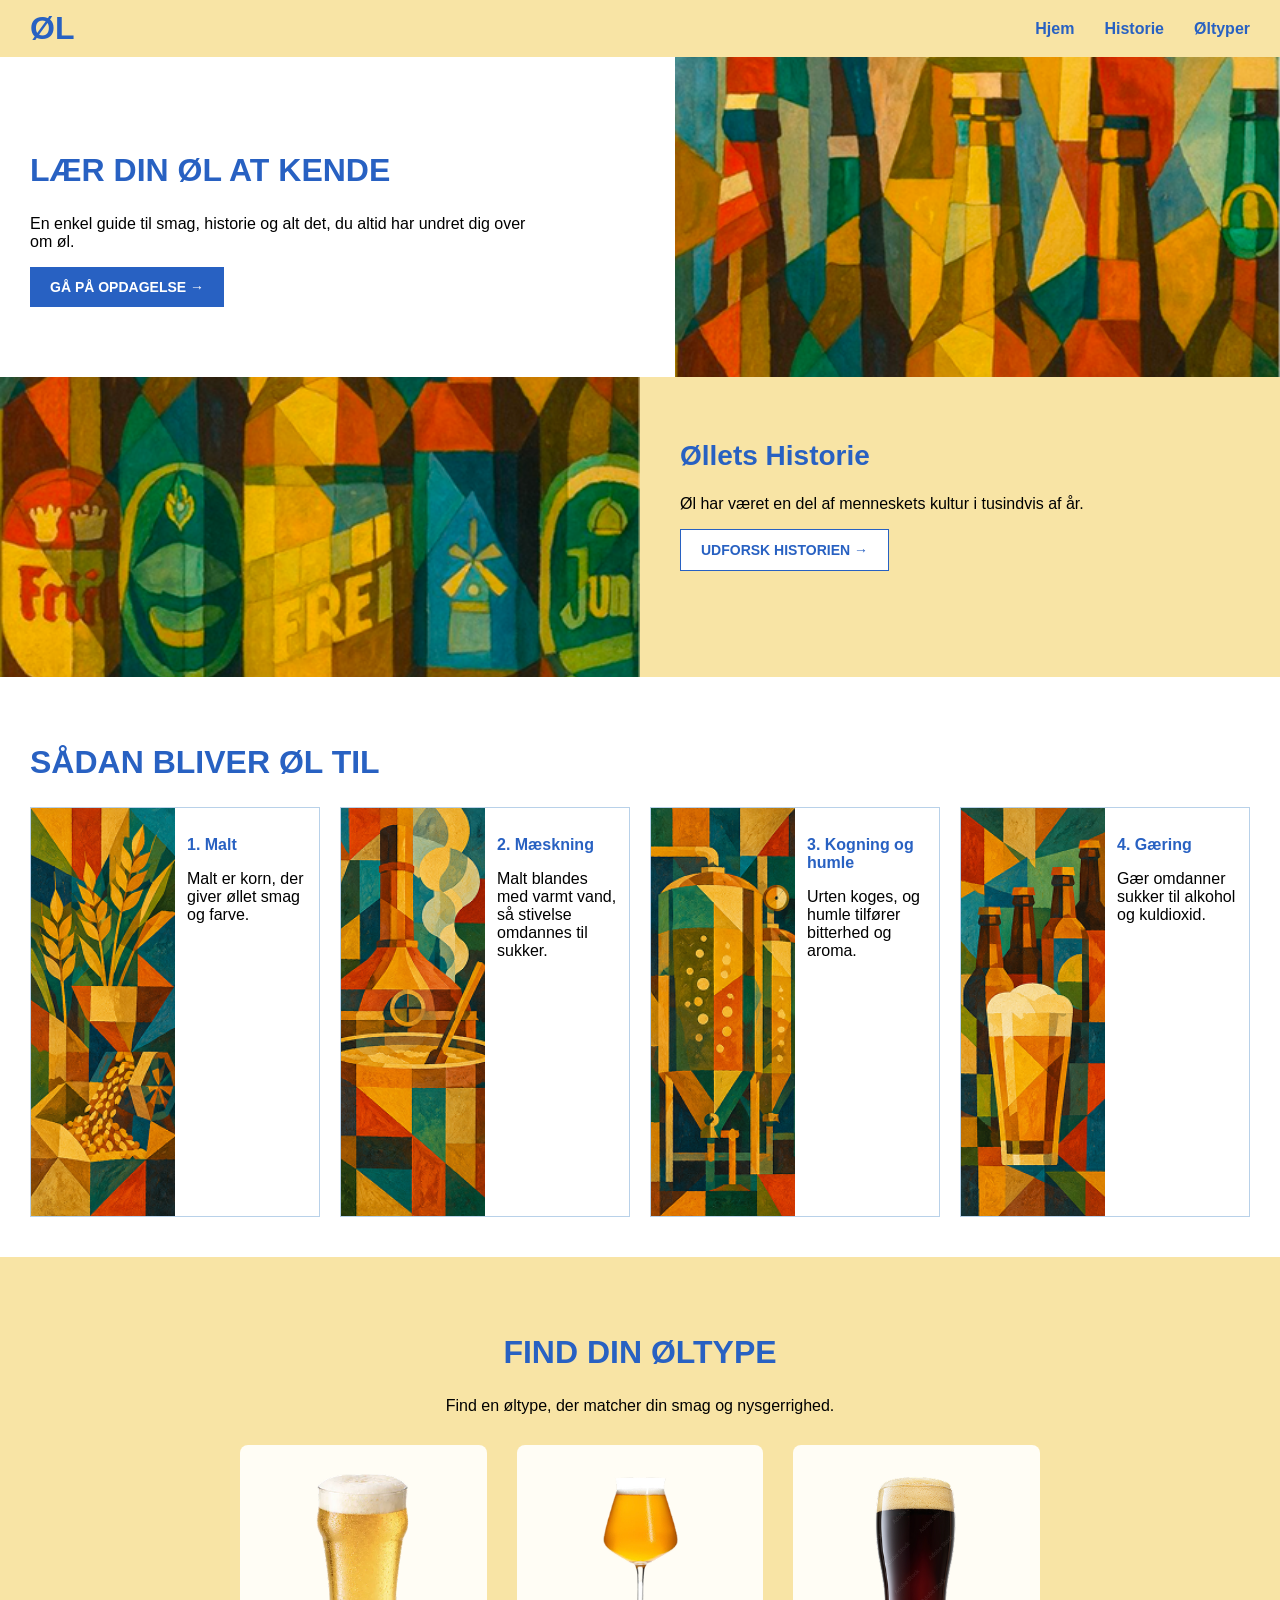
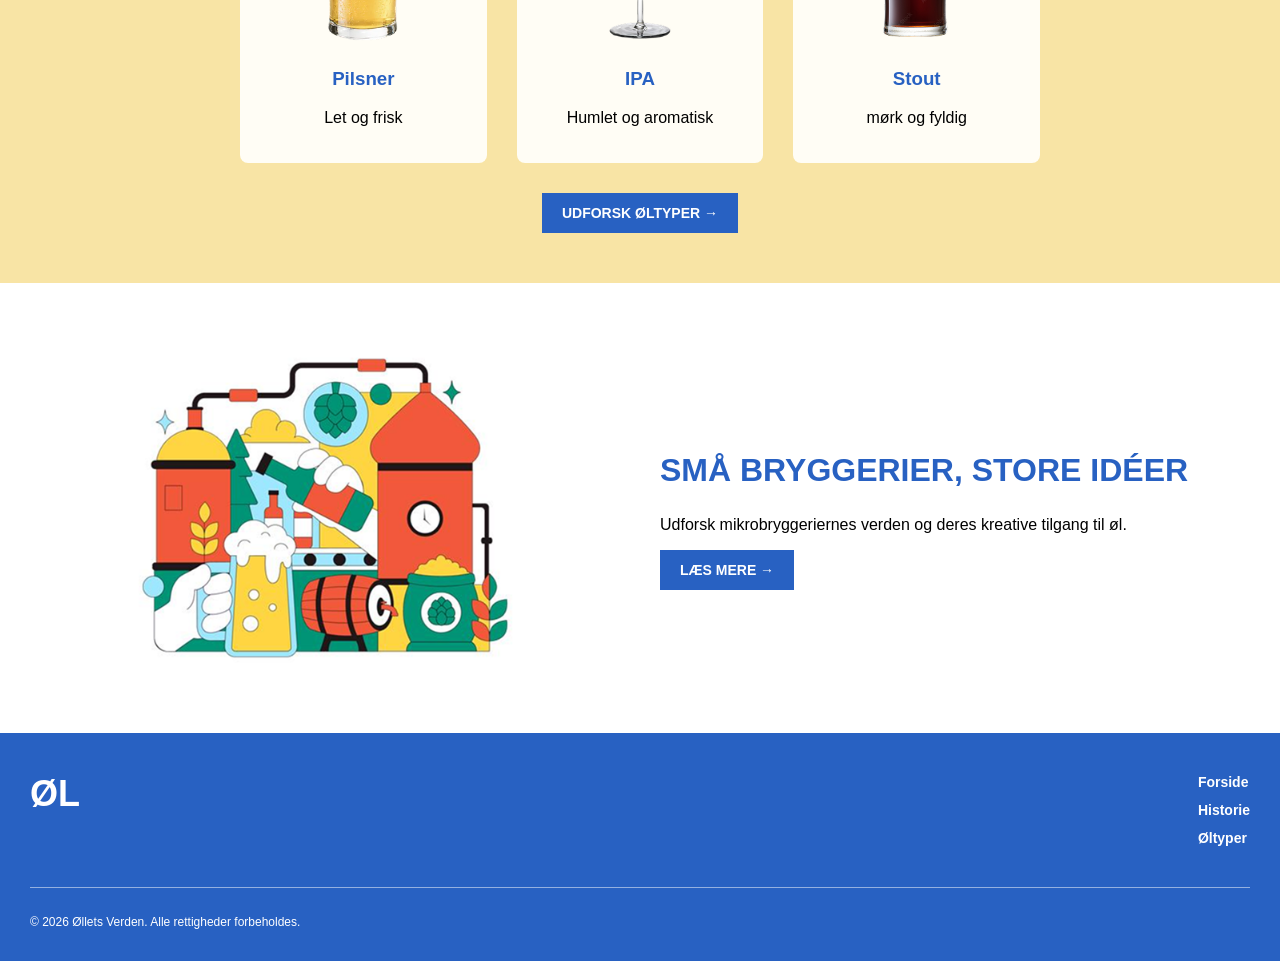
<file: index.html>
<!DOCTYPE html>
<html lang="da">

<head>
    <meta charset="UTF-8">
    <meta name="viewport" content="width=device-width, initial-scale=1.0">
    <title>emnesite om øl</title>
    <link rel="stylesheet" href="style.css">
    <link rel="stylesheet" href="layout.css">
    <meta name="robots" content="noindex">

</head>

<body>
    <header>
        <a href="index.html" class="logo">ØL</a>
        <button class="menu-toggle" type="button">☰</button>
        <nav>
            <ul>
                <li><a href="index.html">Hjem</a></li>
                <li><a href="historie.html">Historie</a></li>
                <li><a href="oeltyper.html">Øltyper</a></li>
            </ul>
        </nav>
    </header>
    <main>
        <section class="hero">
            <div class="hero-text">
                <h1>LÆR DIN ØL AT KENDE</h1>
                <p>En enkel guide til smag, historie og alt det, du altid har undret dig over om øl.</p>
                <a href="oeltyper.html" class="hero-butten">GÅ PÅ OPDAGELSE →
                </a>
            </div>
            <img src="./billeder/hero.png" alt="flasker">
        </section>
        <section class="historie" id="historie">
            <img src="./billeder/hero.png" alt="flasker">
            <div class="historie-text">
                <h2>Øllets Historie</h2>
                <p>Øl har været en del af menneskets kultur i tusindvis af år.</p>
                <a href="historie.html" class="historie_butten">UDFORSK HISTORIEN →</a>
            </div>
        </section>
        <section class="brygning">
            <h2>SÅDAN BLIVER ØL TIL</h2>
            <div class="brygnings_grid">
                <article class="brygnings_kort">
                    <img src="./billeder/bryg_01.png" alt="maltning">
                    <div class="kort_text">
                        <h3>1. Malt</h3>
                        <p>Malt er korn, der giver øllet smag og farve.</p>
                    </div>
                </article>
                <article class="brygnings_kort">
                    <img src="./billeder/bryg_02.png" alt="nr2">
                    <div class="kort_text">
                        <h3>2. Mæskning</h3>
                        <p>Malt blandes med varmt vand, så stivelse omdannes til sukker.</p>
                    </div>

                </article>
                <article class="brygnings_kort">
                    <img src="./billeder/bryg_03.png" alt="nr3">
                    <div class="kort_text">
                        <h3>3. Kogning og humle</h3>
                        <p>Urten koges, og humle tilfører bitterhed og aroma.</p>
                    </div>

                </article>
                <article class="brygnings_kort">
                    <img src="./billeder/bryg_04.png" alt="nr4">
                    <div class="kort_text">
                        <h3>4. Gæring</h3>
                        <p>Gær omdanner sukker til alkohol og kuldioxid.</p>
                    </div>
                </article>
            </div>
        </section>
        <section class="oltyper">
            <h2>FIND DIN ØLTYPE</h2>
            <p>Find en øltype, der matcher din smag og nysgerrighed.</p>

            <div class="oltyper-grid">
                <article class="oltype-kort">
                    <img src="./billeder/pilsner.png" alt="Et glas pilsnerøl">
                    <h3>Pilsner</h3>
                    <p>Let og frisk</p>
                </article>
                <article class="oltype-kort">
                    <img src="./billeder/ipa.png" alt="Et glas IPA øl">
                    <h3>IPA</h3>
                    <p>Humlet og aromatisk</p>
                </article>
                <article class="oltype-kort">
                    <img src="./billeder/stout.png" alt="Et glas stout øl">
                    <h3>Stout</h3>
                    <p>mørk og fyldig</p>

                </article>
            </div>
            <a href="oeltyper.html" class="oel_knap">UDFORSK ØLTYPER →</a>
        </section>
        <section class="bryggerier">
            <img src="./billeder/bryggerri.png" alt="Illustration af små bryggerier">
            <div class="bryggerier-text">
                <h2>SMÅ BRYGGERIER, STORE IDÉER</h2>
                <p>Udforsk mikrobryggeriernes verden og deres kreative tilgang til øl.</p>
                <a href="#" class="micro_knap">LÆS MERE →</a>
            </div>
        </section>
    </main>
    <footer>
        <div class="footer-top">
            <a href="index.html" class="footer-logo">ØL</a>

            <nav class="footer-nav">
                <ul>
                    <li><a href="index.html">Forside</a></li>
                    <li><a href="historie.html">Historie</a></li>
                    <li><a href="oeltyper.html">Øltyper</a></li>
                </ul>
            </nav>
        </div>

        <div class="footer-bottom">
            <p>© 2026 Øllets Verden. Alle rettigheder forbeholdes.</p>
        </div>
    </footer>

</body>

</html>
</file>
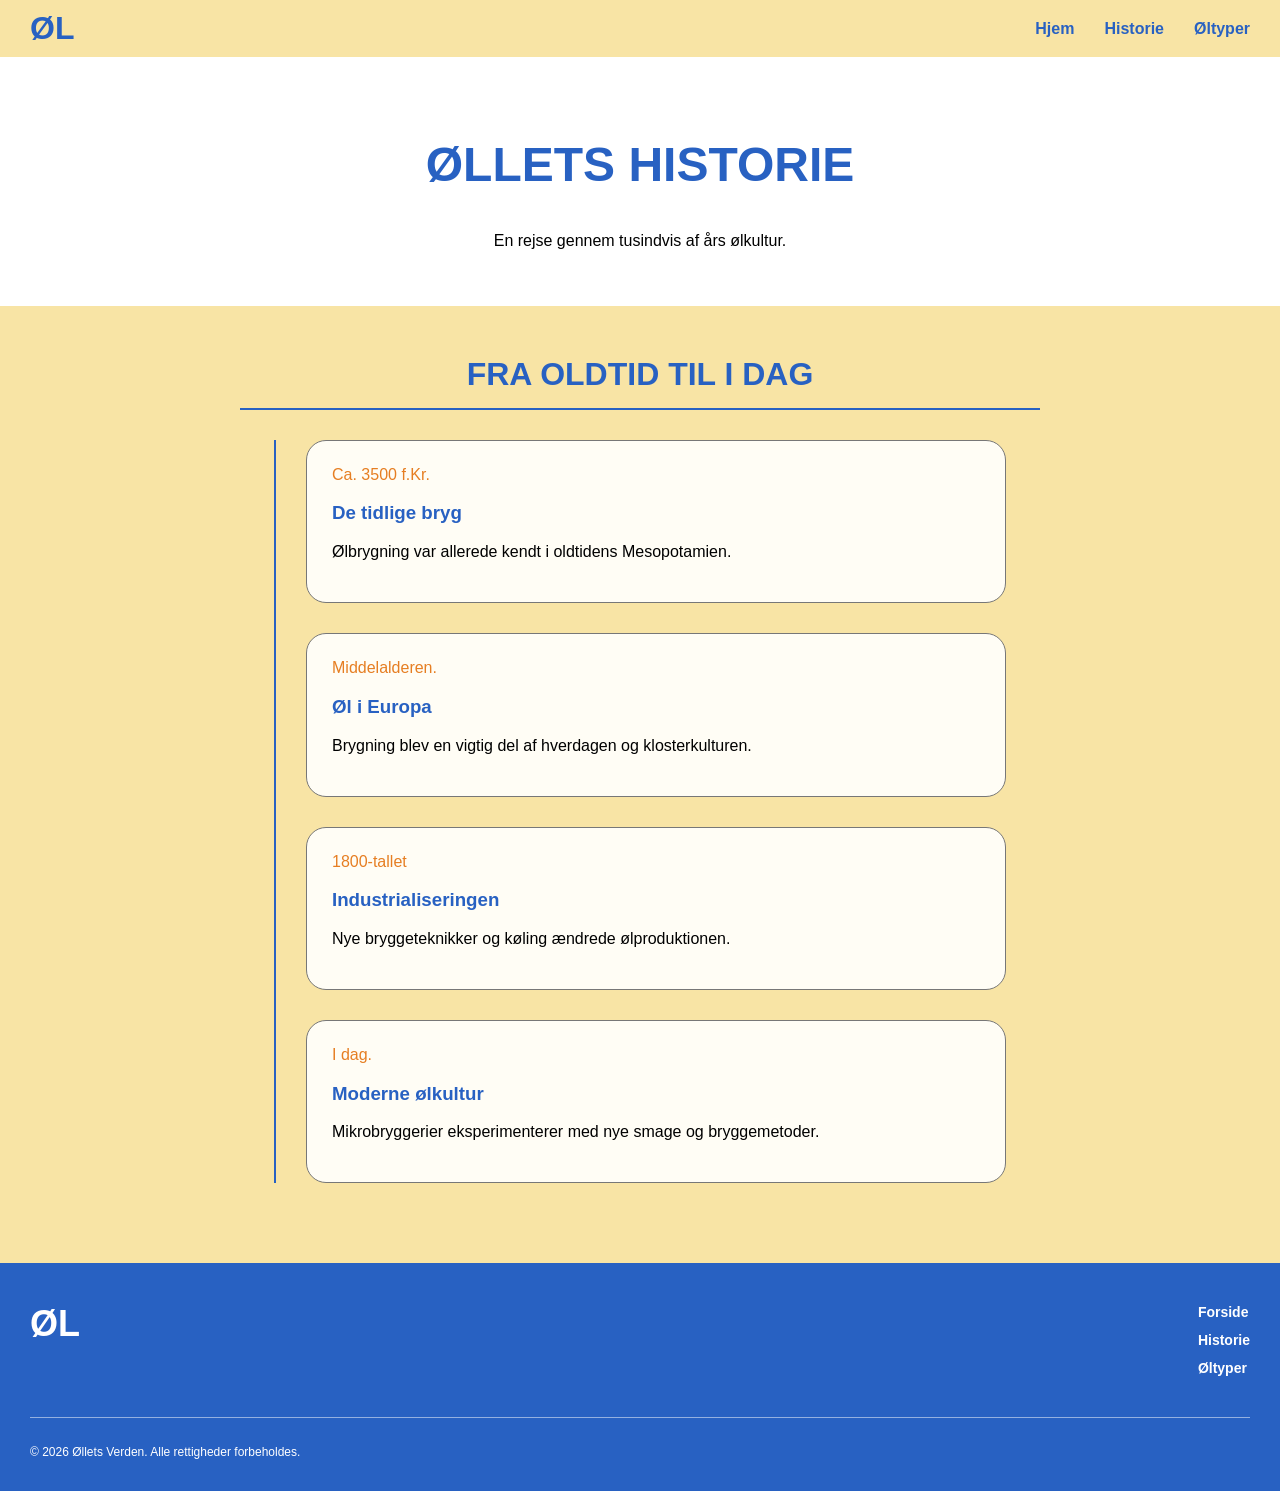
<file: historie.html>
<!DOCTYPE html>
<html lang="da">

<head>
    <meta charset="UTF-8">
    <meta name="viewport" content="width=device-width, initial-scale=1.0">
    <title>Øllets historie</title>
    <link rel="stylesheet" href="style.css">
    <link rel="stylesheet" href="layout.css">
    <meta name="robots" content="noindex">

</head>

<body>
    <header>
        <a href="index.html" class="logo">ØL</a>
        <button class="menu-toggle" type="button">☰</button>
        <nav>
            <ul>
                <li><a href="index.html">Hjem</a></li>
                <li><a href="historie.html">Historie</a></li>
                <li><a href="oeltyper.html">Øltyper</a></li>
            </ul>
        </nav>
    </header>
    <main>
        <section class="historie-intro">
            <h1>ØLLETS HISTORIE</h1>
            <p>En rejse gennem tusindvis af års ølkultur.</p>
        </section>
        <section class="tidslinje">
            <h2>FRA OLDTID TIL I DAG</h2>

            <div class="tidslinje-kort">
                <article class="periode">
                    <span>Ca. 3500 f.Kr.</span>
                    <h3>De tidlige bryg</h3>
                    <p>Ølbrygning var allerede kendt i oldtidens Mesopotamien.</p>
                </article>
                <article class="periode">
                    <span>Middelalderen.</span>
                    <h3>Øl i Europa</h3>
                    <p>Brygning blev en vigtig del af hverdagen og klosterkulturen.</p>
                </article>
                <article class="periode">
                    <span>1800-tallet</span>
                    <h3>Industrialiseringen</h3>
                    <p>Nye bryggeteknikker og køling ændrede ølproduktionen.</p>
                </article>
                <article class="periode">
                    <span>I dag.</span>
                    <h3>Moderne ølkultur</h3>
                    <p>Mikrobryggerier eksperimenterer med nye smage og bryggemetoder.</p>
                </article>

            </div>
        </section>

    </main>
    <footer>
        <div class="footer-top">
            <a href="index.html" class="footer-logo">ØL</a>

            <nav class="footer-nav">
                <ul>
                    <li><a href="index.html">Forside</a></li>
                    <li><a href="historie.html">Historie</a></li>
                    <li><a href="oeltyper.html">Øltyper</a></li>
                </ul>
            </nav>
        </div>

        <div class="footer-bottom">
            <p>© 2026 Øllets Verden. Alle rettigheder forbeholdes.</p>
        </div>
    </footer>

</body>

</html>
</file>
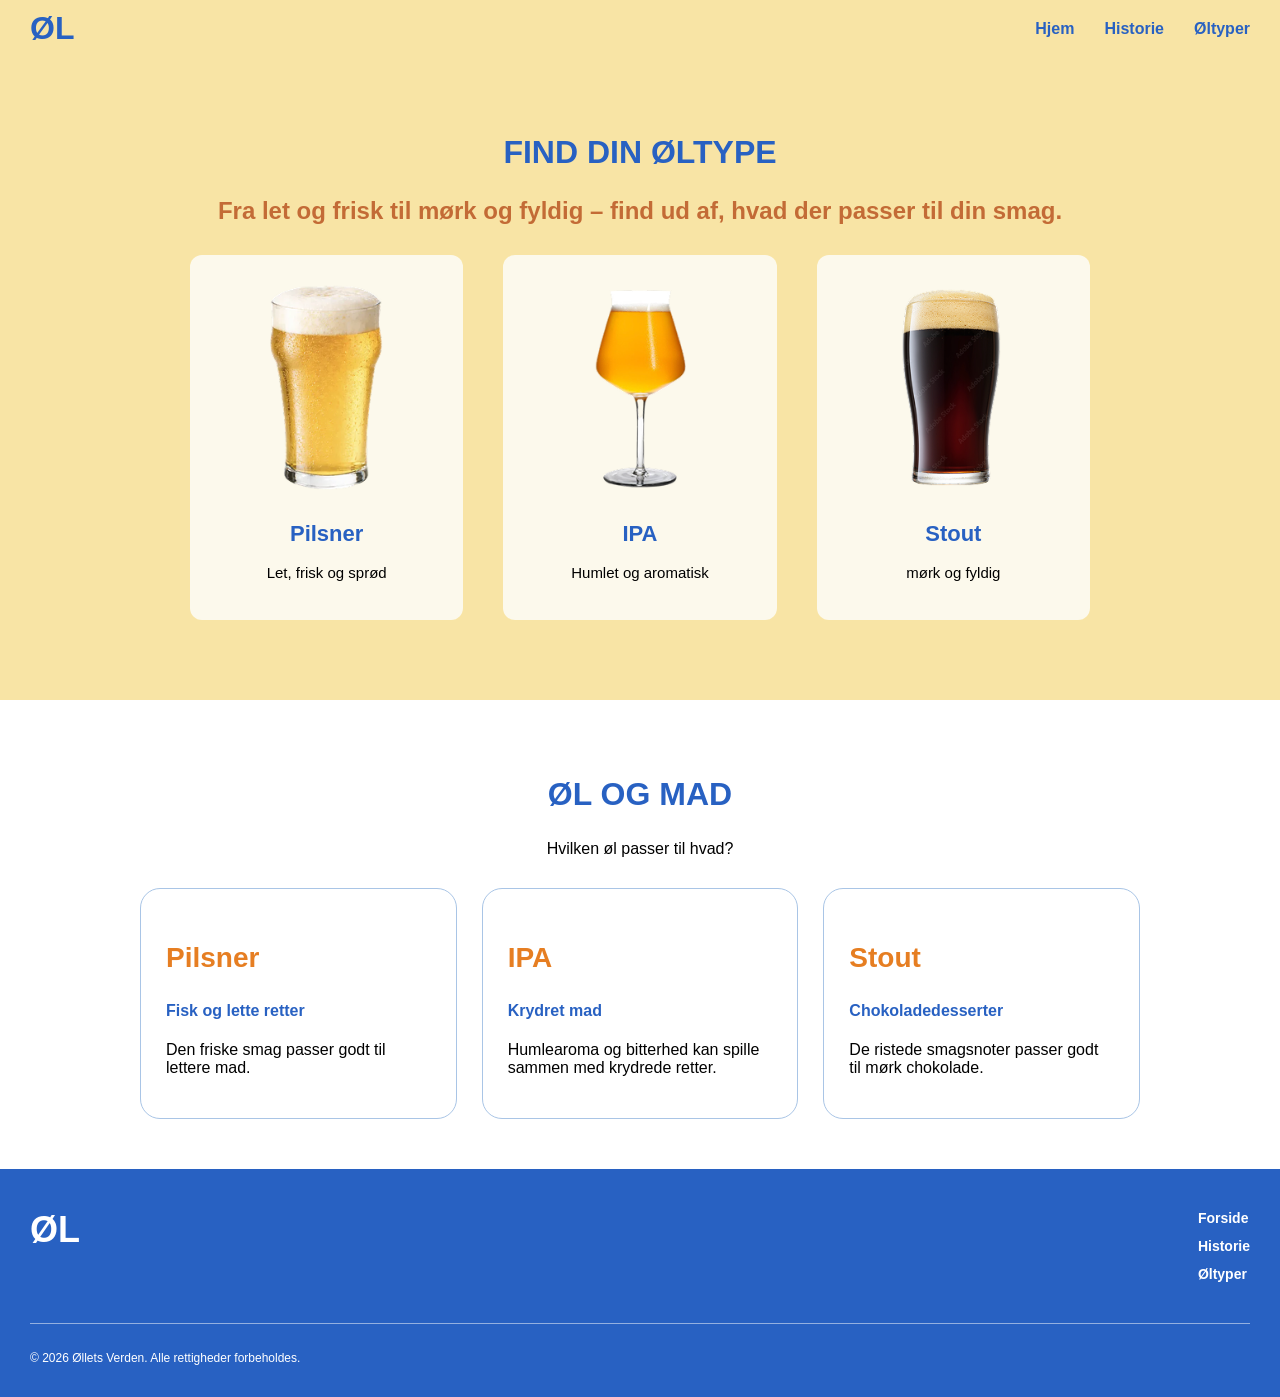
<file: oeltyper.html>
<!DOCTYPE html>
<html lang="da">

<head>
    <meta charset="UTF-8">
    <meta name="viewport" content="width=device-width, initial-scale=1.0">
    <title>Øl typer</title>
    <link rel="stylesheet" href="style.css">
    <link rel="stylesheet" href="layout.css">
    <meta name="robots" content="noindex">

</head>

<body>
    <header>
        <a href="index.html" class="logo">ØL</a>
        <button class="menu-toggle" type="button">☰</button>
        <nav>
            <ul>
                <li><a href="index.html">Hjem</a></li>
                <li><a href="historie.html">Historie</a></li>
                <li><a href="oeltyper.html">Øltyper</a></li>
            </ul>
        </nav>
    </header>
    <main>

        <section class="oltyper-oversigt">
            <h1>FIND DIN ØLTYPE</h1>
            <h2>Fra let og frisk til mørk og fyldig – find ud af, hvad der passer til din smag.</h2>

            <div class="oltyper-liste">

                <article class="oltype-detalje">
                    <img src="./billeder/pilsner.png" alt="Pilsnerøl">
                    <h3>Pilsner</h3>
                    <p>Let, frisk og sprød</p>
                </article>
                <article class="oltype-detalje">
                    <img src="./billeder/ipa.png" alt="Et glas IPA øl">
                    <h3>IPA</h3>
                    <p>Humlet og aromatisk</p>
                </article>
                <article class="oltype-detalje">
                    <img src="./billeder/stout.png" alt="Et glas stout øl">
                    <h3>Stout</h3>
                    <p>mørk og fyldig</p>

                </article>
            </div>
        </section>
        <section class="ol-mad">
            <h2>ØL OG MAD</h2>
            <p>Hvilken øl passer til hvad?</p>

            <div class="mad-grid">

                <article class="mad-kort">
                    <h3>Pilsner</h3>
                    <h4>Fisk og lette retter</h4>
                    <p>Den friske smag passer godt til lettere mad.</p>
                </article>
                <article class="mad-kort">
                    <h3>IPA</h3>
                    <h4>Krydret mad</h4>
                    <p>Humlearoma og bitterhed kan spille sammen med krydrede retter.</p>
                </article>

                <article class="mad-kort">
                    <h3>Stout</h3>
                    <h4>Chokoladedesserter</h4>
                    <p>De ristede smagsnoter passer godt til mørk chokolade.</p>
                </article>

            </div>
        </section>

    </main>
    <footer>
        <div class="footer-top">
            <a href="index.html" class="footer-logo">ØL</a>

            <nav class="footer-nav">
                <ul>
                    <li><a href="index.html">Forside</a></li>
                    <li><a href="historie.html">Historie</a></li>
                    <li><a href="oeltyper.html">Øltyper</a></li>
                </ul>
            </nav>
        </div>

        <div class="footer-bottom">
            <p>© 2026 Øllets Verden. Alle rettigheder forbeholdes.</p>
        </div>
    </footer>

</body>

</html>
</file>
<file: style.css>
/************************** header **************************/

header {
  background-color: #f8e4a5;
}
.logo {
  color: #2861c2;
  font-size: 32px;
  font-weight: 700;
  text-decoration: none;
}
nav a {
  color: #2861c2;
  text-decoration: none;
  font-size: 16px;
  font-weight: 600;
  transition: color 0.3s ease;
}
nav a:hover {
  color: #c36b36;
}

body {
  margin: 0;
  font-family: Arial, sans-serif;
}
.menu-toggle {
  background: none;
  border: none;
  color: #2861c2;
  font-size: 28px;
  padding: 10px;
  cursor: pointer;
}
/***************** hero **************/

.hero h1 {
  font-size: 32px;
  line-height: 1.1;
  color: #2861c2;
}
.hero-butten {
  display: inline-block;
  background-color: #2861c2;
  color: white;
  padding: 12px 20px;
  text-decoration: none;
  font-size: 14px;
  font-weight: 600;
}
/*************** historie ***************/
.historie {
  background-color: #f8e4a5;
}
.historie-text h2 {
  color: #2861c2;
  font-size: 28px;
}
.historie_butten {
  display: inline-block;
  background-color: white;
  color: #2861c2;
  border: 1px solid #2861c2;
  padding: 12px 20px;
  text-decoration: none;
  font-size: 14px;
  font-weight: 600;
}
/******************brygning*****************/
.brygning h2 {
  color: #2861c2;
  font-size: 32px;
}
.kort_text h3 {
  color: #2861c2;
  font-size: 16px;
}
/*************** øltyper ****************/

.oltyper {
  background-color: #f8e4a5;
}

.oltyper h2 {
  color: #2861c2;
  font-size: 32px;
}

.oltype-kort {
  background-color: #fffdf5;
  padding: 20px;
  border-radius: 8px;
}

.oltype-kort img {
  width: 100%;
  height: 180px;
  object-fit: contain;
}

.oltype-kort h3 {
  color: #2861c2;
}
.oel_knap {
  display: inline-block;
  background-color: #2861c2;
  color: white;
  padding: 12px 20px;
  text-decoration: none;
  font-size: 14px;
  font-weight: 600;
}

/****** micro bryg*******/

.bryggerier h2 {
  color: #2861c2;
  font-size: 32px;
}
.micro_knap {
  display: inline-block;
  background-color: #2861c2;
  color: white;
  padding: 12px 20px;
  text-decoration: none;
  font-size: 14px;
  font-weight: 600;
}

/************footer*************/

footer {
  background-color: #2861c2;
  color: white;
}

.footer-logo {
  color: white;
  font-size: 36px;
  font-weight: 700;
  text-decoration: none;
}

.footer-nav a {
  color: white;
  text-decoration: none;
  font-size: 14px;
}

.footer-bottom {
  border-top: 1px solid rgba(255, 255, 255, 0.5);
  margin-top: 40px;
  padding-top: 15px;
}

.footer-bottom p {
  font-size: 12px;
}
/********************************************* Historie ****************************************/

.historie-intro h1 {
  color: #2861c2;
  font-size: 48px;
}

.tidslinje {
  background-color: #f8e4a5;
}

.tidslinje h2 {
  color: #2861c2;
  text-align: center;
  font-size: 32px;
  border-bottom: 2px solid #2861c2;
  padding-bottom: 15px;
  max-width: 800px;
  margin: 0 auto;
}

.periode {
  background-color: #fffdf5;
  border: 1px solid #777;
  border-radius: 20px;
  padding: 25px;
  width: 100%;
  box-sizing: border-box;
}

.periode span {
  color: #e67e22;
}

.periode h3 {
  color: #2861c2;
}
/***************************************** øl typer**************************************/
.oltype-detalje {
  background-color: #fcf9ec;
  border-radius: 12px;
  padding: 20px;
  text-align: center;
}
.oltype-detalje h3 {
  color: #2861c2;
  font-size: 22px;
  margin-bottom: 8px;
}

.oltype-detalje p {
  font-size: 15px;
  line-height: 1.5;
}
.oltyper-oversigt {
  background-color: #f8e4a5;
  padding: 50px 30px;
  text-align: center;
}
.oltyper-oversigt h2 {
  font: size 16px;
  color: #c36b36;
}

.oltyper-oversigt h1 {
  color: #2861c2;
  font-size: 32px;
}

.oltyper-lister {
  background-color: #f1dd99;
}
.ol-mad h2 {
  color: #2861c2;
  font-size: 32px;
}

.mad-kort {
  border: 1px solid #a9c5e6;
  border-radius: 20px;
  padding: 25px;
  text-align: left;
}

.mad-kort h3 {
  color: #e67e22;
  font-size: 28px;
}

.mad-kort h4 {
  color: #2861c2;
}
</file>
<file: layout.css>
/************************** header **************************/
header {
  display: flex;
  justify-content: space-between;
  align-items: center;
  padding: 10px 30px;
}
nav ul {
  display: flex;
  list-style: none;
  gap: 30px;
  margin: 0;
  padding: 0;
}
.menu-toggle {
  display: none;
}

/***************** hero **************/
.hero {
  display: grid;
  grid-template-columns: 1fr 1fr;
  gap: 40px;
  padding: 0 0 0 30px;
  align-items: center;
}
.hero img {
  width: 100%;
  height: 320px;
  object-fit: cover;
  object-position: center 15%;
}
.hero-text {
  max-width: 500px;
}

/********************* historie **************/

.historie {
  display: grid;
  grid-template-columns: 1fr 1fr;
}
.historie img {
  width: 100%;
  height: 300px;
  object-fit: cover;
  object-position: center 85%;
}
.historie-text {
  padding: 40px;
}

/************ brygning ***************/
.brygning {
  padding: 40px 30px;
}

.brygnings_grid {
  display: grid;
  grid-template-columns: repeat(4, 1fr);
  gap: 20px;
}
.brygnings_kort {
  display: grid;
  grid-template-columns: 1fr 1fr;
  border: 1px solid #b8d1e9;
}
.brygnings_kort img {
  width: 100%;
  height: 100%;
  object-fit: cover;
}
.kort_text {
  padding: 12px;
}

/**************** oeltyper **************/

.oltyper {
  padding: 50px 30px;
  text-align: center;
}

.oltyper-grid {
  display: grid;
  grid-template-columns: repeat(3, 1fr);
  gap: 30px;
  max-width: 800px;
  margin: 30px auto;
}

.oel_knap {
  display: block;
  width: fit-content;
  margin: 0 auto;
}

/********* micro bryg**********/

.bryggerier {
  display: grid;
  grid-template-columns: 1fr 1fr;
  gap: 40px;
  padding: 50px 30px;
  align-items: center;
}

.bryggerier img {
  width: 100%;
  max-height: 350px;
  object-fit: contain;
}
/***********footer**************/

footer {
  padding: 40px 30px 20px;
}

.footer-top {
  display: flex;
  justify-content: space-between;
  align-items: flex-start;
}

.footer-nav ul {
  display: flex;
  flex-direction: column;
  gap: 10px;
  list-style: none;
  margin: 0;
  padding: 0;
}
/********************************************* Historie ****************************************/

.historie-intro {
  text-align: center;
  padding: 40px 20px;
}

.tidslinje {
  padding: 50px 30px;
}

.tidslinje-kort {
  max-width: 700px;
  margin: 30px auto;
  display: flex;
  flex-direction: column;
  gap: 30px;

  border-left: 2px solid #2861c2;
  padding-left: 30px;
}
/********************************************* øltyper ******************************************/
.oltyper-liste {
  display: grid;
  grid-template-columns: repeat(3, 1fr);
  gap: 40px;
  align-items: center;
  max-width: 900px;
  margin: 30px auto;
}
.oltype-detalje img {
  width: 100%;
  height: 220px;
  object-fit: contain;
}
.ol-mad {
  padding: 50px 30px;
  text-align: center;
}
.mad-grid {
  display: grid;
  grid-template-columns: repeat(3, 1fr);
  gap: 25px;
  margin-top: 30px;
  max-width: 1000px;
  margin: 30px auto 0;
}
/********************************************** media *********************************************/

@media (max-width: 768px) {
  header nav {
    display: none;
  }
  .menu-toggle {
    display: block;
  }
  .hero {
    grid-template-columns: 1fr;
    padding: 20px;
  }
  .hero img {
    height: 350px;
  }
  .hero h1 {
    font-size: 32px;
  }

  .historie > img {
    display: none;
  }

  /********** historie *****/

  .historie {
    grid-template-columns: 1fr;
  }
  .historie img {
    height: 220px;
  }
  .historie-text {
    padding: 30px 20px;
  }
  /********** brygning*******/
  .brygnings_grid {
    grid-template-columns: repeat(2, 1fr);
    gap: 12px;
  }

  .brygning-kort {
    grid-template-columns: 40% 60%;
  }

  .brygning {
    padding: 30px 20px;
  }

  .brygning h2 {
    font-size: 26px;
  }
  /************** øltyper**********/

  .oltyper-grid {
    grid-template-columns: 1fr;
    max-width: 300px;
  }

  .oltyper {
    padding: 30px 20px;
  }
  /*********** microbryg********/

  .bryggerier {
    grid-template-columns: 1fr;
    padding: 30px 20px;
    gap: 20px;
  }

  .bryggerier h2 {
    font-size: 26px;
  }
  /************************************************* Historie**************************************/

  .historie-intro {
    padding: 25px 20px;
  }

  .tidslinje {
    padding: 30px 15px;
  }

  .tidslinje-kort {
    padding-left: 12px;
    gap: 12px;
    margin: 20px auto;
  }

  .historie-intro h1 {
    font-size: 30px;
  }

  .tidslinje h2 {
    font-size: 24px;
  }

  .periode {
    padding: 15px;
  }

  .periode h3 {
    font-size: 18px;
  }
  /************************************************ øl typer **************************************/
  .oltyper-liste {
    grid-template-columns: 1fr;
  }
  .mad-grid {
    grid-template-columns: 1fr;
    gap: 15px;
  }

  .ol-mad {
    padding: 30px 20px;
  }
}
</file>
